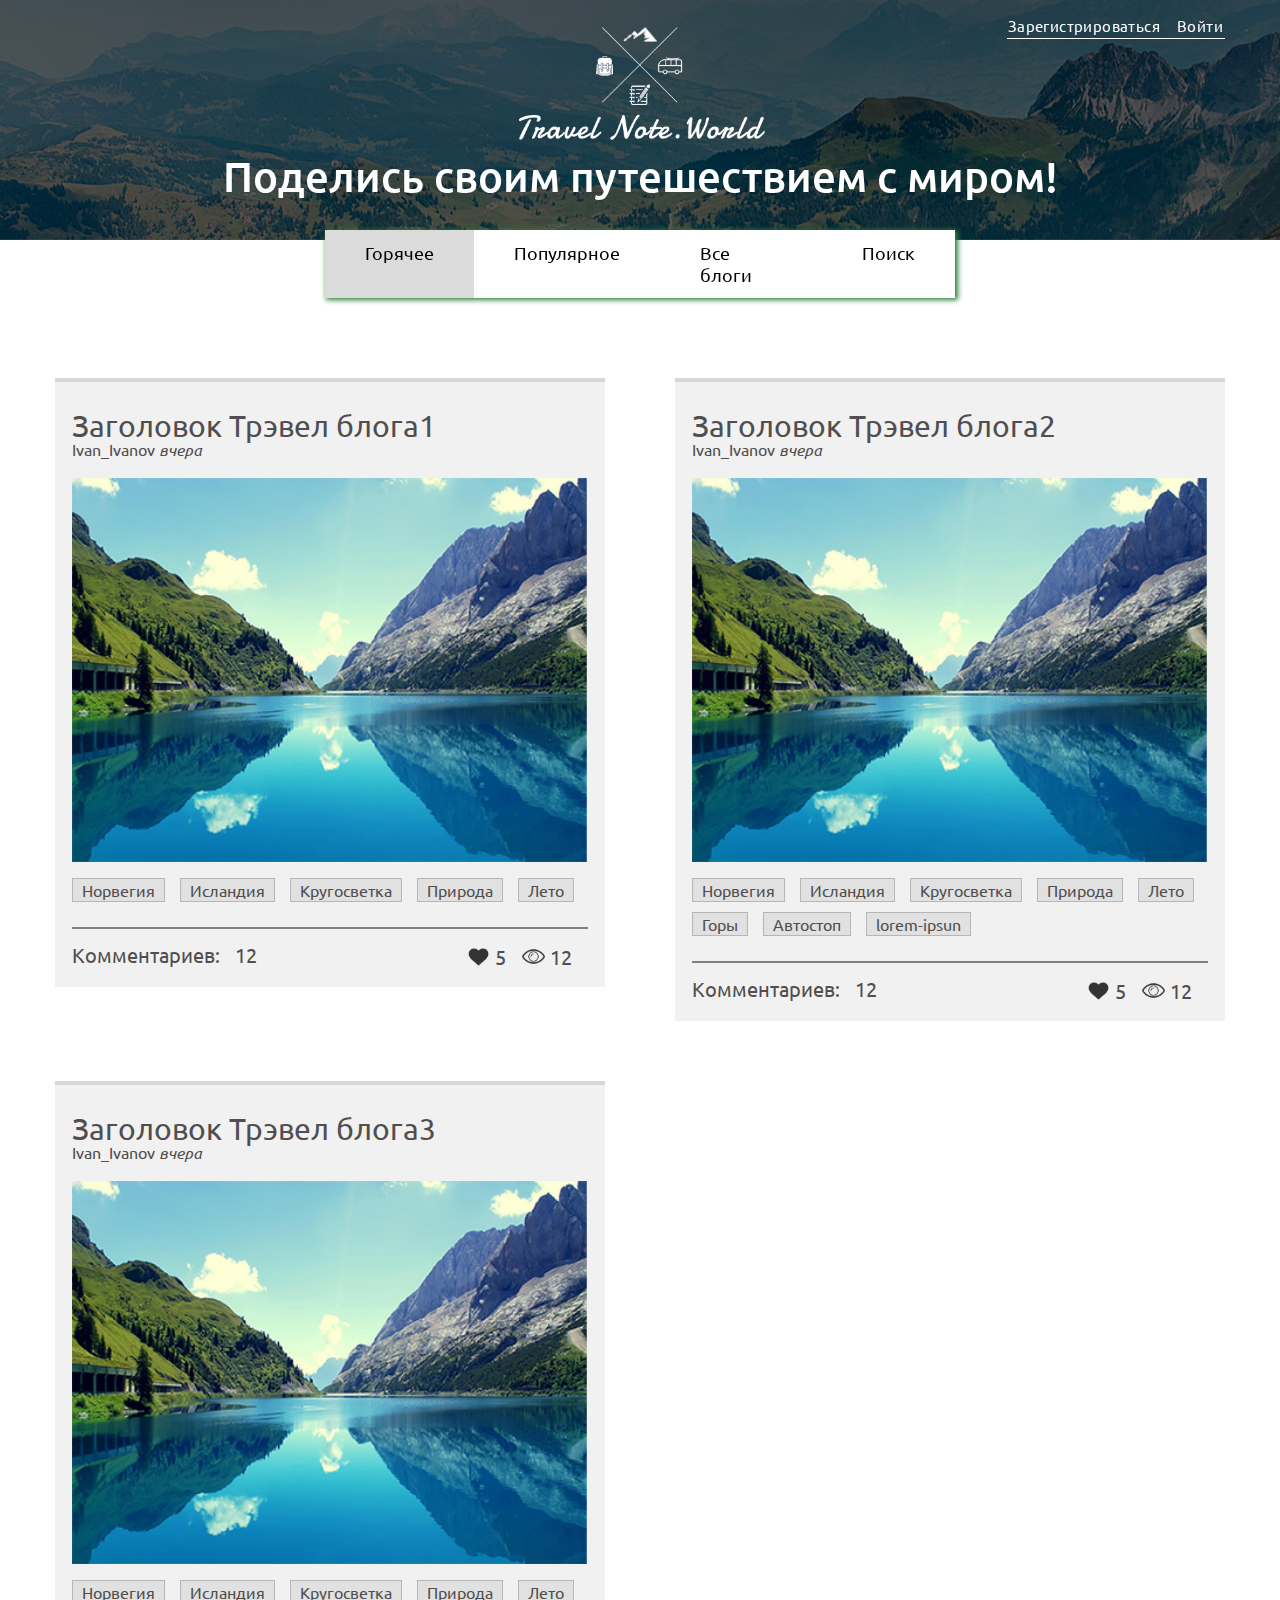
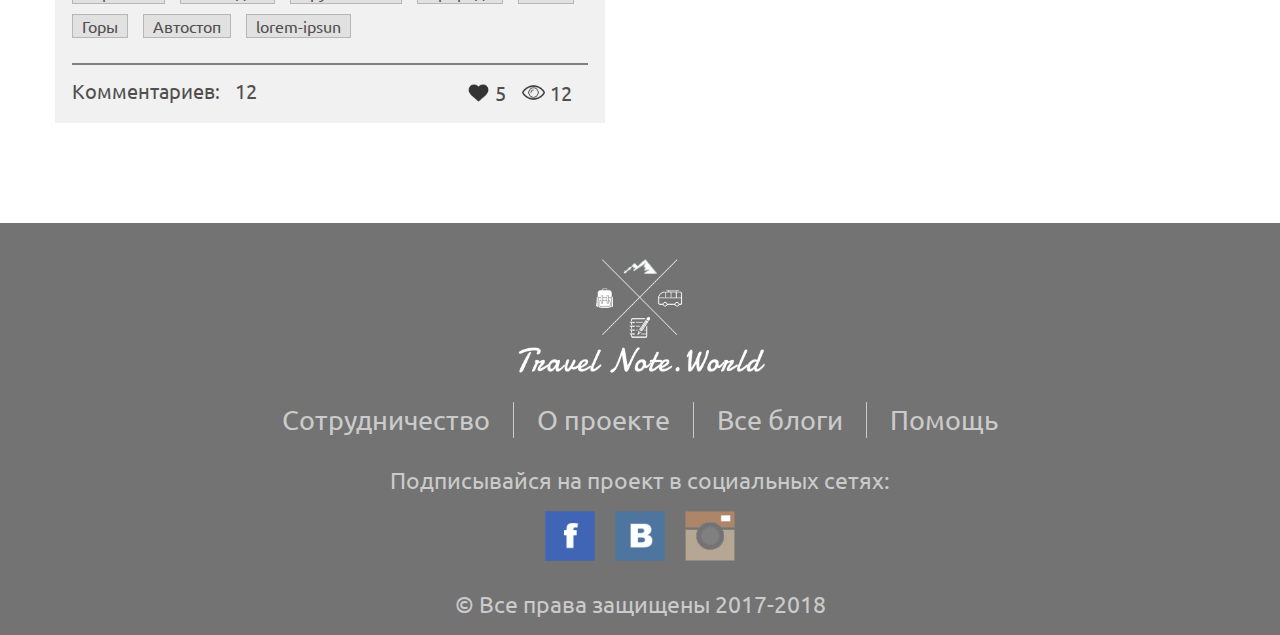
<file: index.html>
<!DOCTYPE html>
<!--[if IE 8]>         <html class='lt-ie10 lt-ie9' lang='ru'> <![endif]-->
<!--[if IE 9]>         <html class='lt-ie10' lang='ru'> <![endif]-->
<!--[if gt IE 9]><!--> <html lang='ru'> <!--<![endif]-->

<head>
    <meta charset='utf-8'>
    <title>TravelNOTE - Поделись своим путешествием с миром!</title>

    <link rel='icon' href='img/favicon.ico' type='image/x-icon'>
        <meta name="viewport" content="width=device-width, height=device-height, initial-scale=1.0, user-scalable=no, maximum-scale=1.0"/>
    <meta name="format-detection" content="telephone=no">
    <meta name="Keywords" content="путешествие">
    <meta name="description" content="TravelNOTE - Поделись своим путешествием с миром!">
    <link rel='stylesheet' href='css/reset.css' type='text/css'>
    <link rel='stylesheet' href='css/main.css' type='text/css'>
    <link rel='stylesheet' href='css/media.css' type='text/css'>
</head>
<body>

<header>
    <div class="width-wrap">
        <div class="header-nav">
            <div class="login">
                <a href="" class="registry">Зарегистрироваться</a>
                <a href="" class="login-in">Войти</a>
            </div>
        </div>
    </div>
</header>

<section id="main-page-header" data-parallax="scroll" data-z-index="1">
<div class="main-overlay"></div>
    <div class="width-wrap">
        <div class="header-descr">
            <img src="img/logo.png" class="logo" alt="Логотип">
            <h1>Поделись своим путешествием с миром!</h1>
        </div>
    </div>  
</section>
<div class="width-wrap">
    <div class="main-nav-bar">
        <ul>
            <li>Горячее</li>
            <li>Популярное</li>
            <li>Все блоги</li>
            <li>Поиск</li>
        </ul>

    </div>
</div>


<section id="blog">
<div class="width-wrap">
    <div class="blog-box">

        <div class="blog-item">
            <div class="blog-container">
            <a href="blog-tpl.html">
                <div class="blog-header">
                    <h3 class="user-header-blog" >Заголовок Трэвел блога1</h3>
                <a href="private-tpl.html"><span class="user-name">Ivan_Ivanov</span></a>   <i class="blog-date">вчера</i>
                </div>
                <img src="img/blog-mini-img.png" alt="Фото Блога" class="blog-img">
                <div class="blog-tags">
                    <div class="tag">Норвегия</div>
                    <div class="tag">Исландия</div>
                    <div class="tag">Кругосветка</div>
                    <div class="tag">Природа</div>
                    <div class="tag">Лето</div>

                </div>
                <div class="blog-descr">
                    <div class="blog-comment">
                       Комментариев: &nbsp <i class="comment-number">12</i> 
                    </div>
                    <div class="blog-prop">
                        <div class="blog-like"><img src="img/like.png" alt="Количество лайков"> <i class="like-number">5</i></div>
                        <div class="blog-view"><img src="img/view.png" alt="Количество просмотров"> <i class="view-number">12</i></div>
                    </div>
                </div>
                </a>
            </div>
        </div>

        <div class="blog-item">
            <div class="blog-container">
              <a href="blog-tpl.html">
                <div class="blog-header">
                    <h3 class="user-header-blog" >Заголовок Трэвел блога2</h3>
             <a href="private-tpl.html"><span class="user-name">Ivan_Ivanov</span></a>   <i class="blog-date">вчера</i>
                </div>
                <img src="img/blog-mini-img.png" alt="Фото Блога" class="blog-img">
                <div class="blog-tags">
                    <div class="tag">Норвегия</div>
                    <div class="tag">Исландия</div>
                    <div class="tag">Кругосветка</div>
                    <div class="tag">Природа</div>
                    <div class="tag">Лето</div>
                    <div class="tag">Горы</div>
                    <div class="tag">Автостоп</div>
                    <div class="tag">lorem-ipsun</div>
                </div>
                <div class="blog-descr">
                    <div class="blog-comment">
                       Комментариев: &nbsp <i class="comment-number">12</i> 
                    </div>
                    <div class="blog-prop">
                        <div class="blog-like"><img src="img/like.png" alt="Количество лайков"> <i class="like-number">5</i></div>
                        <div class="blog-view"><img src="img/view.png" alt="Количество просмотров"> <i class="view-number">12</i></div>
                    </div>
                </div>
                </a>
            </div>
        </div>

        <div class="blog-item">
            <div class="blog-container">
              <a href="blog-tpl.html">
                <div class="blog-header">
                    <h3 class="user-header-blog" >Заголовок Трэвел блога3</h3>
                  <a href="private-tpl.html"><span class="user-name">Ivan_Ivanov</span></a>   <i class="blog-date">вчера</i>
                </div>
                <img src="img/blog-mini-img.png" alt="Фото Блога" class="blog-img">
                <div class="blog-tags">
                    <div class="tag">Норвегия</div>
                    <div class="tag">Исландия</div>
                    <div class="tag">Кругосветка</div>
                    <div class="tag">Природа</div>
                    <div class="tag">Лето</div>
                    <div class="tag">Горы</div>
                    <div class="tag">Автостоп</div>
                    <div class="tag">lorem-ipsun</div>
                </div>
                <div class="blog-descr">
                    <div class="blog-comment">
                       Комментариев: &nbsp <i class="comment-number">12</i> 
                    </div>
                    <div class="blog-prop">
                        <div class="blog-like"><img src="img/like.png" alt="Количество лайков"> <i class="like-number">5</i></div>
                        <div class="blog-view"><img src="img/view.png" alt="Количество просмотров"> <i class="view-number">12</i></div>
                    </div>
                </div>
                 </a>
            </div>
        </div>

    </div>
</div>
    

</section>


<footer>
<div class="width-wrap">
    <div class="footer-block">
            <img src="img/logo.png" class="logo" alt="Логотип">
            <div class="footer-nav-bar">
                <ul>
                    <li><a href="">Сотрудничество</a></li>
                    <li><a href="">О проекте</a></li>
                    <li><a href="">Все блоги</a></li>
                    <li><a href="">Помощь</a></li>
                </ul>
            </div>
            <span>Подписывайся на проект в социальных сетях:</span>
            <div class="footer-social">
                
                    <a href=""><img src="img/soc-icon-1.png" alt="social"></a>
                    <a href=""><img src="img/soc-icon-2.png" alt="social"></a>
                    <a href=""><img src="img/soc-icon-3.png" alt="social"></a>

            </div>

            <span>&copy Все права защищены 2017-2018</span>

    </div>

</div>    


</footer>


<div id="modal-login"><!-- Сaмo oкнo -->
    <div class="modal-login-box">
        <div class="modal-login-img">
            <div class="modal-login-img-overlay">
                <h2>TravelNote</h2>
            <p>Расскажи о своём путешествии!</p> 
            </div>
           
        </div>
        <div class="modal-login-block">
            <div class="modal-login-header">
            
                <div class="modal-reg">
                    Зарегистрироваться
                </div>
                <div class="modal-log">
                    Войти
                </div>
                
            </div>
            <div class="modal-login-login">
            <form action="">
                <input type="text" placeholder="E-mail">
                <input type="text" placeholder="Password">
                <button>Войти</button>
           
                <span>Забыли пароль?</span>

                <div class="login-soc">
                    <h3>Войдите через:</h3>
                    <div class="login-social">
                        <a href=""><img src="img/soc-icon-1.png" alt="social"></a>
                        <a href=""><img src="img/soc-icon-2.png" alt="social"></a>
                        <a href=""><img src="img/soc-icon-3.png" alt="social"></a>

                     </div>
                </div>
            </form>
            </div>

            <div class="modal-login-reg">
            <form action="">
                <input type="text" placeholder="Имя">
                <input type="text" placeholder="E-mail">
                <input type="text" placeholder="Password">
                <button>Зарегистрироваться</button>
            </form>
            </div>

        </div>
       
    
         <!-- Кнoпкa зaкрыть --> 
        <!-- Тут любoе сoдержимoе -->

    </div>    
</div>
<div id="overlay"></div><!-- Пoдлoжкa -->







<script type='text/javascript' src='js/jquery-2.2.4.min.js'></script>
<script type='text/javascript' src='js/jquery.cookie.js'></script>
<script type='text/javascript' src='js/main.js'></script>

<script src="js/parallax.min.js"></script>


</body>


</html>
</file>
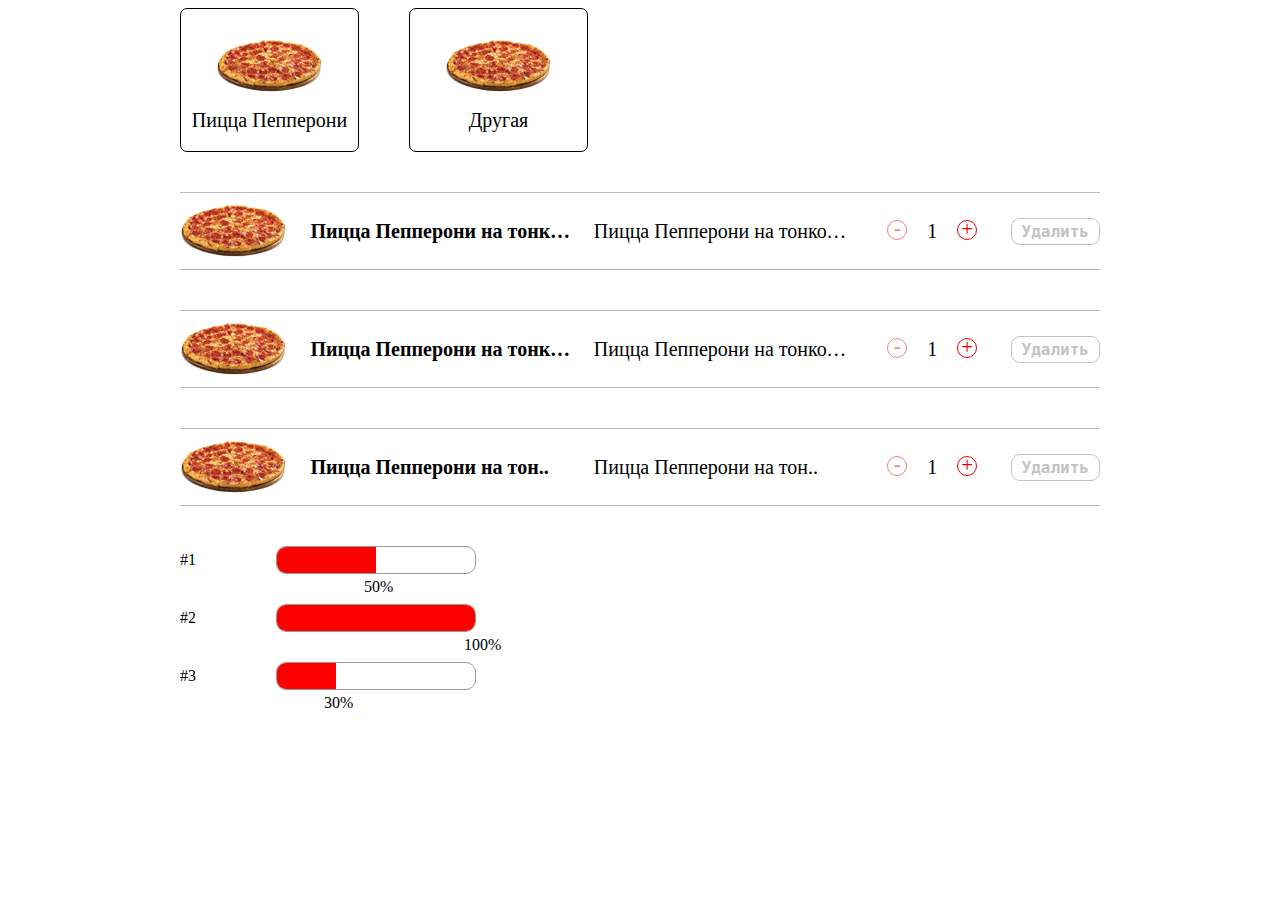
<file: test-task/index.html>
<!DOCTYPE html>
<html lang="en">
<head>
	<meta charset="UTF-8">
	<title>Тестовое задание</title>

    <meta name="description" content="Вариант тестового задания | Артём Иванов">
    <meta name="keywords" content=" ">
    <meta name="viewport" content="width=device-width, initial-scale=1.0, maximum-scale=1.0, user-scalable=no">
    <meta name="format-detection" content="telephone=no">
    <meta name="viewport" content="width=device-width">
	     <link rel='stylesheet' href='main.css' type='text/css'>
	     <link rel='stylesheet' href='media.css' type='text/css'>
</head>
<body>
	
	<section id="main">
		<div class="add-one flex">
			<div class="add-item" title="добавить к заказу">
				<img src="pizza.png" alt="">
				<p>Пицца Пепперони</p>
			</div>
			<div class="add-item" title="добавить к заказу" >
				<img src="pizza.png"alt="">
				<p>Другая</p>
			</div>
		</div>
		
		<div class="basket">
			<div class="item flex">
				<img src="pizza.png" alt="">
				<div class="item-name">Пицца Пепперони на тонком тесте</div>
				<div class="item-descr">Пицца Пепперони на тонком тесте</div>
				<div class="count flex">
					<div class="dec disable">-</div>
					<div class="num">1</div>
					<div class="inc">+</div>
				</div>

				<div class="btn">Удалить</div>
			</div>
		</div>
		<div class="basket">
			<div class="item flex">
				<img src="pizza.png" alt="">
				<div class="item-name">Пицца Пепперони на тонком тесте</div>
				<div class="item-descr">Пицца Пепперони на тонком тесте</div>
				<div class="count flex">
					<div class="dec disable">-</div>
					<div class="num">1</div>
					<div class="inc">+</div>
				</div>

				<div class="btn">Удалить</div>
			</div>
		</div>		<div class="basket">
			<div class="item flex">
				<img src="pizza.png" alt="">
				<div class="item-name">Пицца Пепперони на тон..</div>
				<div class="item-descr">Пицца Пепперони на тон..</div>
				<div class="count flex">
					<div class="dec disable">-</div>
					<div class="num">1</div>
					<div class="inc">+</div>
				</div>

				<div class="btn">Удалить</div>
			</div>
		</div>
	<div class="flex progress-box"><span>#1 </span>
		<div class="progress-item">
			<div class="progress-bar" data-progress="50">
				<div class="progress-in">
				</div>
			</div>
			<span class="progress-procent">0</span>
		</div>
	</div>
		<div class="flex progress-box"><span>#2 </span>
		<div class="progress-item">
			<div class="progress-bar" data-progress="100">
				<div class="progress-in">
				</div>
			</div>
			<span class="progress-procent">0</span>
		</div>
	</div>
		<div class="flex progress-box"><span>#3 </span>
		<div class="progress-item">
			<div class="progress-bar" data-progress="30">
				<div class="progress-in">
				</div>
			</div>
			<span class="progress-procent">0</span>
		</div>
	</div>


	</section>


<script type='text/javascript' src='main.js'></script>
</body>
</html>
</file>
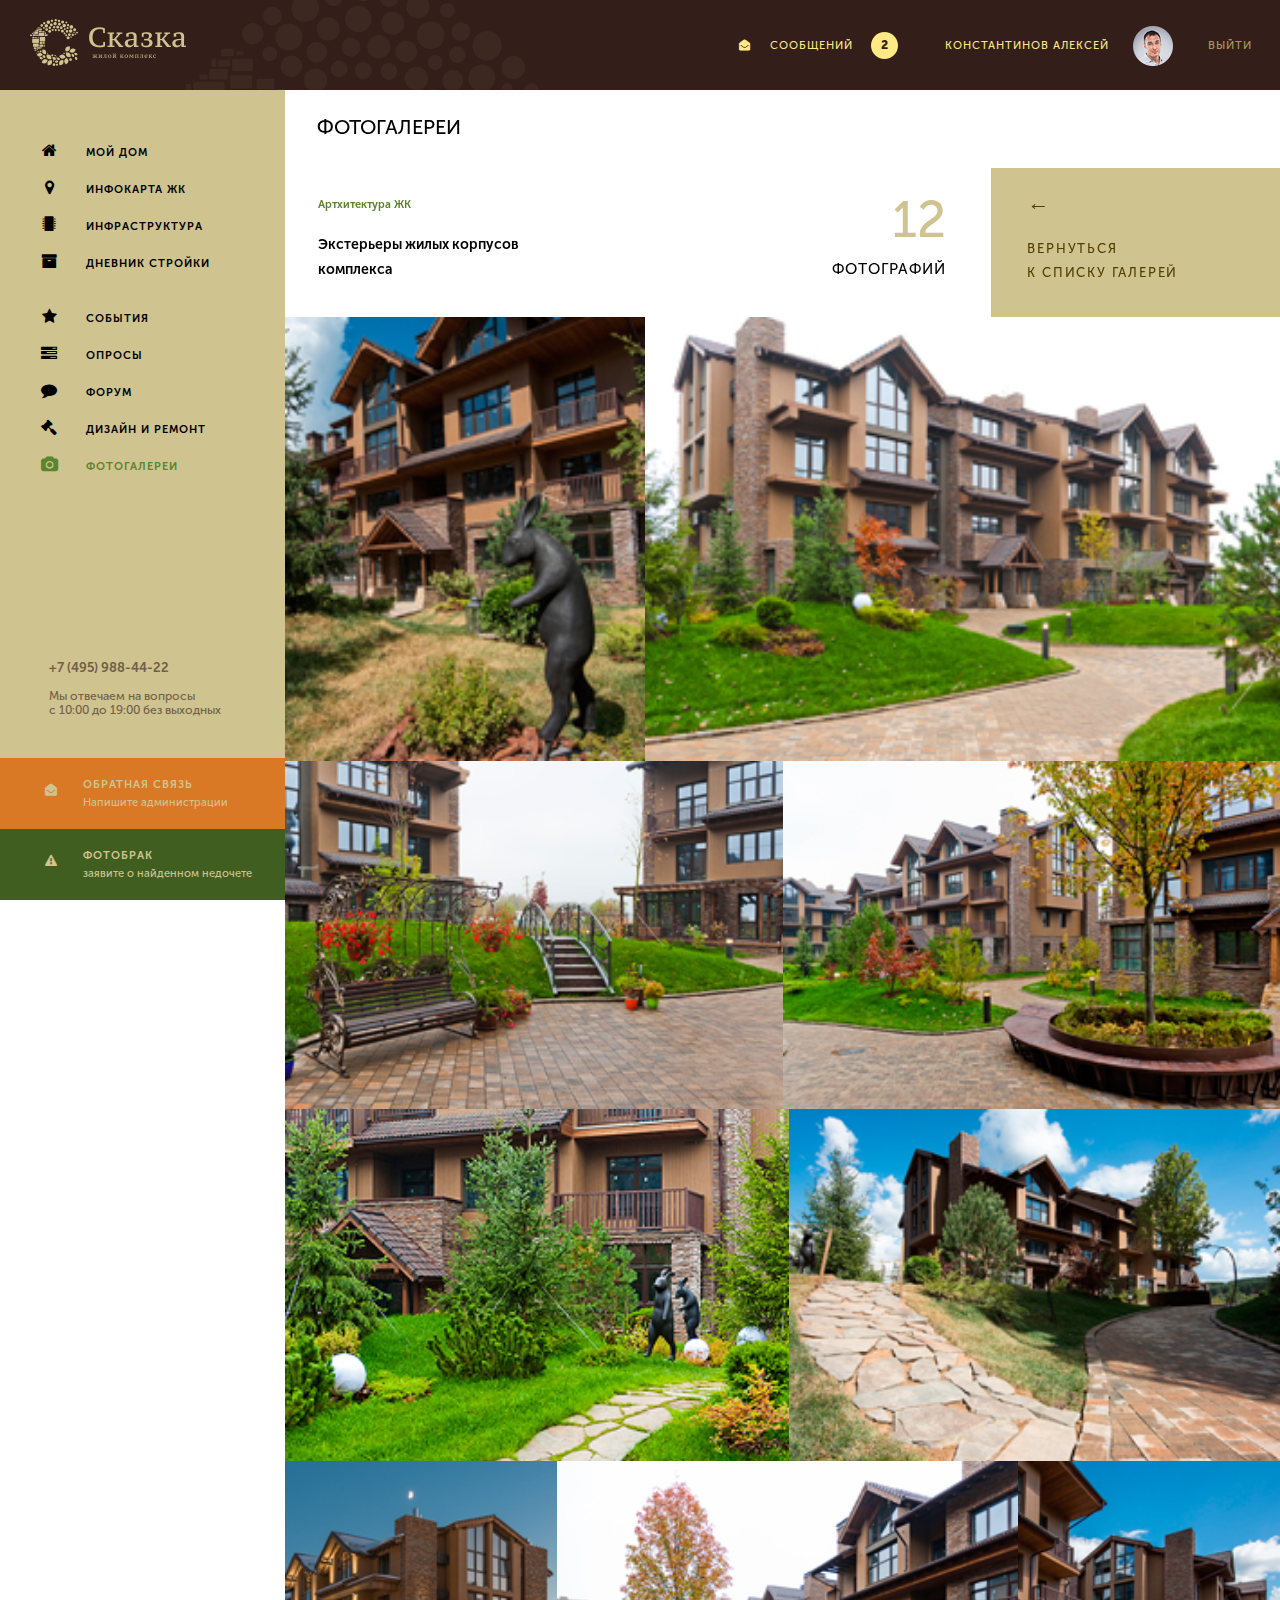
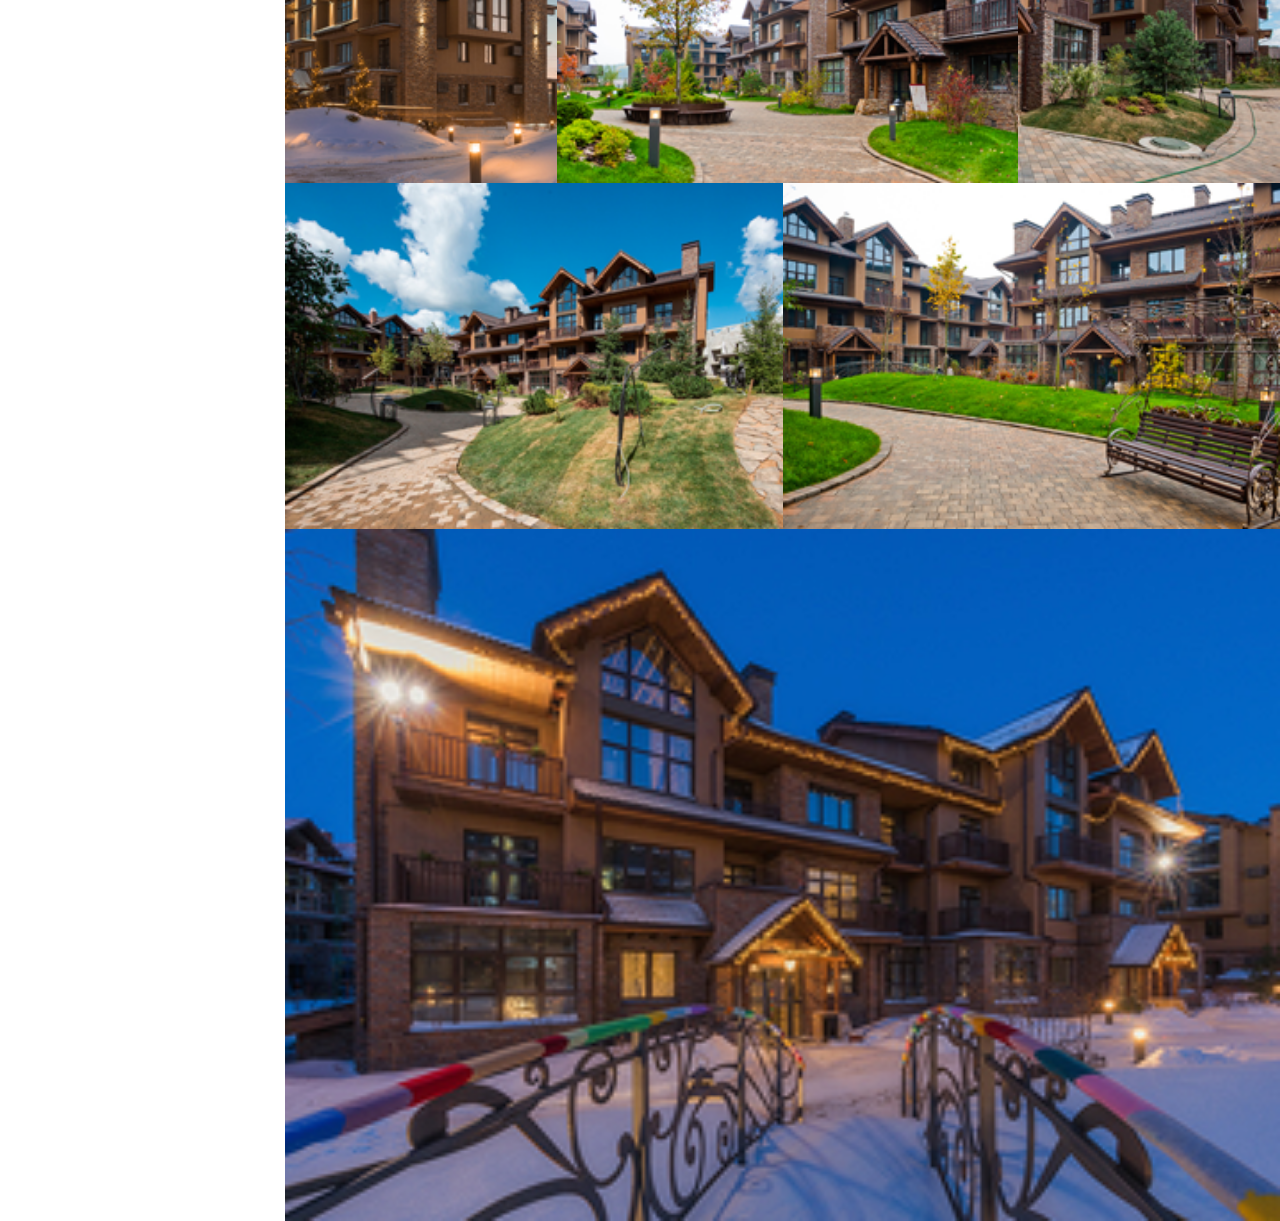
<file: test-tesk2/index.html>
<!DOCTYPE html>
<html lang="en">
<head>
	<meta charset="UTF-8">
	<title>Тестовое задание</title>

    <meta name="description" content="Вариант тестового задания | Артём Иванов">
    <meta name="keywords" content=" ">
    <!-- <link rel='icon' href='img/favicon.png' type='image/x-icon'> -->
    <meta name="viewport" content="width=device-width, initial-scale=1.0, maximum-scale=1.0, user-scalable=no">
    <meta name="format-detection" content="telephone=no">
    <meta name="viewport" content="width=device-width">
	     <link rel='stylesheet' href='css\main.css' type='text/css'>
	     <link rel='stylesheet' href='css\media.css' type='text/css'>
	     <link rel='stylesheet' href='libs\font-awesome\css\font-awesome.min.css' type='text/css'>
	     <link rel='stylesheet' href='libs\justifiedGallery.min.css' type='text/css'>
</head>
<body>
	<header>
		<div class="flex">
			<a hreомой"><img src="img/img-1.png" alt="logo"></a>
			<img src="img/thing1.png" class="thing" alt="">
			<div class="header-descr flex">
				<div class="mail-box flex"><i class="fa fa-envelope-open" aria-hidden="true"></i> cообщений <div class="count">2</div></div>
				<div class="user-name flex">Константинов алексей <a href="" title="Константинов Алексей"><img src="img/img-2.png" alt=""></a></div>
				<a href="" class="quit">выйти</a>
			</div>
		</div>
	</header>
	<section class="flex" id="main">
		<div class="left-block flex">
			<div class="nav">
				<a href="Вернуться на главную страницу" title="Вернуться на главную страницу"><i class="fa fa-home" aria-hidden="true"></i> мой дом</a>
				<a href="Инфокарта жк" title="Инфокарта жк"><i class="fa fa-map-marker" aria-hidden="true"></i> инфокарта жк</a>
				<a href="Инфраструктура" title="Инфраструктура"><i class="fa fa-microchip" aria-hidden="true"></i> инфраструктура</a>
				<a href="Дневник стройки" title="Дневник стройки"><i class="fa fa-archive" aria-hidden="true"></i> дневник стройки</a>
				<a href="События" title="События"><i class="fa fa-star" aria-hidden="true"></i> события</a>
				<a href="Опросы" title="Опросы"><i class="fa fa-tasks" aria-hidden="true"></i> опросы</a>
				<a href="Форум" title="Форум"><i class="fa fa-comment" aria-hidden="true"></i> форум</a>
				<a href="Дизайн и ремонт" title="Дизайн и ремонт"><i class="fa fa-legal" aria-hidden="true"></i> дизайн и ремонт</a>
				<a href="Фотогалереи" title="Фотогалереи" class="active"><i class="fa fa-camera" aria-hidden="true"></i> фотогалереи</a>
			</div>
			<div class="footer">
				<p><strong>+7 (495) 988-44-22</strong>
				Мы отвечаем на вопросы
с 10:00 до 19:00 без выходных</p>
				<a href="" class="footer-btn callback flex"><i class="fa fa-envelope-open" aria-hidden="true"></i> <span><strong>обратная связь</strong>Напишите администрации</span></a>
				<a href="" class="footer-btn flex"><i class="fa fa-warning" aria-hidden="true"></i> <span><strong>фотобрак</strong>заявите о найденном недочете</span></a>	
			</div>
		</div>
		<div class="content-block">
			<h1>Фотогалереи</h1>
			<div class="gallery-header flex">
				<div class="gallery-info flex">
					<p><span>Артхитектура ЖК</span>
						Экстерьеры жилых корпусов
						комплекса
					</p>
					<div class="photo-num">
						<div class="photo-count">25</div>
						Фотографий
					</div>
				</div>
				<a href="/" class="gallery-back" title="к списку галерей"><strong>&#8592;</strong>
					Вернуться
					к списку галерей
				</a>
			</div>
			<div class="gallery" id="mygallery">
			 <a href="img/img-3.png">
			  	 <img src="img/img-3.png"/>
			  </a>
			 <a href="img/img-4.png">
			  	 <img src="img/img-4.png"/>
			  </a>
			 <a href="img/img-5.png">
			  	 <img src="img/img-5.png"/>
			  </a>
			 <a href="img/img-6.png">
			  	 <img src="img/img-6.png"/>
			  </a>
			 <a href="img/img-7.png">
			  	 <img src="img/img-7.png"/>
			  </a>
			 <a href="img/img-8.png">
			  	 <img src="img/img-8.png"/>
			  </a>
			 <a href="img/img-9.png">
			  	 <img src="img/img-9.png"/>
			  </a>
			 <a href="img/img-10.png">
			  	 <img src="img/img-10.png"/>
			  </a>
			 <a href="img/img-11.png">
			  	 <img src="img/img-11.png"/>
			  </a>
			 <a href="img/img-12.png">
			  	 <img src="img/img-12.png"/>
			  </a>
			 <a href="img/img-13.png">
			  	 <img src="img/img-13.png"/>
			  </a>
			 <a href="img/img-14.png">
			  	 <img src="img/img-14.png"/>
			  </a>
			</div>
		</div>
	</section>

<div id="popup">
	<div class="popup-wrap flex">
		<div class="popup-img"> 
			<img src="img/img-14.png"/></div>
		<div class="popup-info flex">
			<div class="popup-set flex">
				<div class="arrow-left arrow">&larr;</div>
				<div class="arrow-right arrow">&rarr;</div>
			</div>
			<div class="photo-number">
				<strong>02</strong>
				ИЗ <span>47</span>
			</div>
		</div>
		<div class="popup-close">&times;</div>
	</div>
</div>
<script type='text/javascript' src='js/jquery-2.2.4.min.js'></script>	
<script type='text/javascript' src='libs/jquery.justifiedGallery.js'></script>	
<script type='text/javascript' src='js/main.js'></script>	
<script>
	$('#mygallery').justifiedGallery({
    rowHeight : 300,
    lastRow : 'justify',
    margins : 0
});
</script>
</body>
</html>
</file>
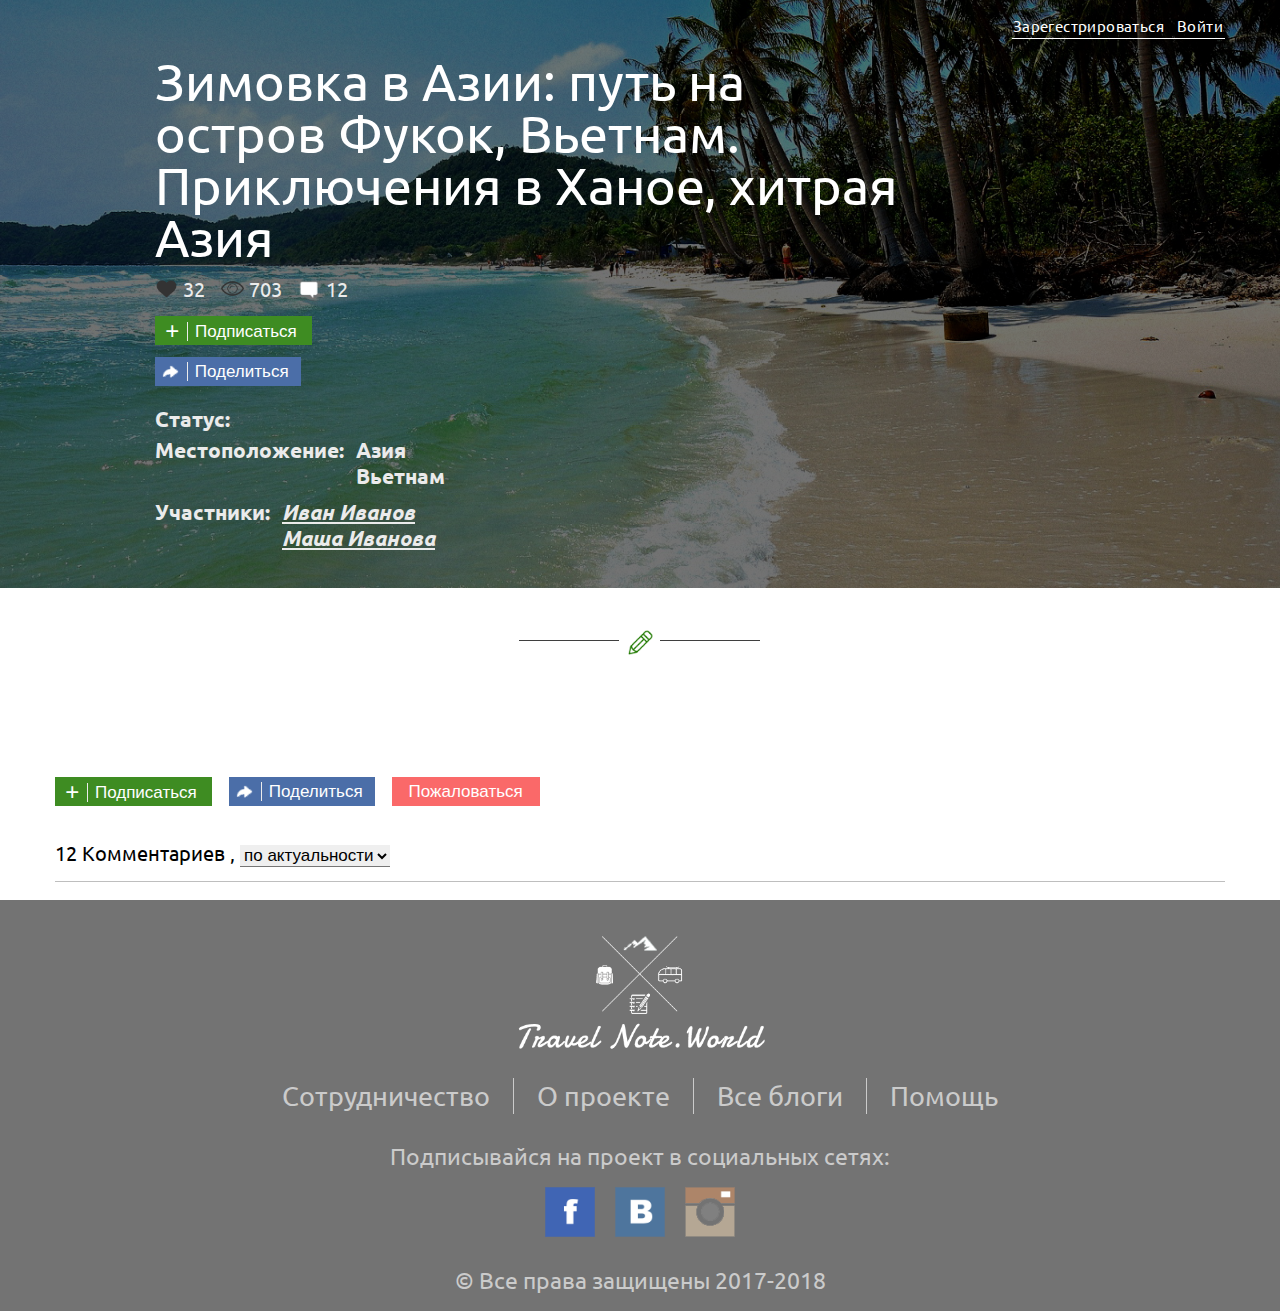
<file: blog-tpl.html>
<!DOCTYPE html>
<!--[if IE 8]>         <html class='lt-ie10 lt-ie9' lang='ru'> <![endif]-->
<!--[if IE 9]>         <html class='lt-ie10' lang='ru'> <![endif]-->
<!--[if gt IE 9]><!--> <html lang='ru'> <!--<![endif]-->

<head>
    <meta charset='utf-8'>
    <title>TravelNOTE - Поделись своим путешествием с миром!</title>

    <link rel='icon' href='img/favicon.ico' type='image/x-icon'>
        <meta name="viewport" content="width=device-width, height=device-height, initial-scale=1.0, user-scalable=no, maximum-scale=1.0"/>
    <meta name="format-detection" content="telephone=no">
    <meta name="Keywords" content="путешествие">
    <meta name="description" content="TravelNOTE - Поделись своим путешествием с миром!">
    <link rel='stylesheet' href='css/reset.css' type='text/css'>
    <link rel='stylesheet' href='css/main.css' type='text/css'>
    <link rel='stylesheet' href='css/media.css' type='text/css'>
</head>
<body>

<header>
    <div class="width-wrap">
        <div class="header-nav">
            <div class="login">
                <a href="" class="registry">Зарегестрироваться</a><a href="" class="login-in">Войти</a>
            </div>
        </div>
    </div>
</header>

<section id="blog-page">
    <div class="blog-img">
        <img src="img/travel.jpg" alt="Travel image">
    </div>
    <div class="dark-overlay"></div> 
    <div class="width-wrap blog-page-descr">       
        <div class="blog-info">
            <div class="blog-name">Зимовка в Азии: путь на остров Фукок, Вьетнам. Приключения в Ханое, хитрая Азия</div>
            
            <div class="blog-prop">
                <div class="blog-like"><img src="img/like.png" alt="Количество лайков"> <i class="like-number">32</i></div>
                <div class="blog-view"><img src="img/view.png" alt="Количество просмотров"> <i class="view-number">703</i></div>
                <div class="blog-comments"><img src="img/comments.png" alt="Количество просмотров"> <i class="comment-number">12</i>
               </div>
                </div>
                <button class="subscribe blog-subs"><li>+</li> Подписаться</button>
                <button class="share blog-share"><li><img src="img/share.png" alt="share"></li> Поделиться</button>
         
            <div class="blog-status">
                Статус: <div class="status"></div>
            </div>
            <div class="blog-location">
                <div class="blog-location-descr">
                    Местоположение:
                </div>
                
                    <div class="location-count"> 
                    <span class="location-add">Азия</span>
                    <span class="location-add">Вьетнам</span>
                    </div>
                  
            </div>
            <div class="blog-members">
            <div class="blog-members-descr">
                Участники:
            </div>
                <div class="members-count">
                      <a href="private-tpl.html" class="members">Иван Иванов</a>
                    <a href="private-tpl.html" class="members">Маша Иванова</a>
                </div>
                  
            </div>
            
        </div>
    </div>
</section>
<section id="travel-blog">
    <div class="width-wrap">
        <div class="travel-blog">
            <div class="user-blog-header-img">
                <img src="img/pencil.png" alt="icon">
            </div>
            <br>
            <br>
            <br>
            <br>
            <br>
            <br>


        </div>
    </div>

</section>



<section id="comments">
    <div class="width-wrap">
        <div class="comment-button">
            <button class="subscribe blog-subs"><li>+</li> Подписаться</button>
            <button class="share blog-share"><li><img src="img/share.png" alt="share"></li> Поделиться</button>
            <button class="complain">Пожаловаться</button>      
        </div>        
        
        <div class="comment-box">
            <i class="comment-number">12</i> <span class="comment-word">Комментариев</span> , 
            <select name="comment-select" id="">
                <option value="">по актуальности</option>
                <option value="">по рейтингу</option>
                <option value="">по времени</option>
            </select> 
           
              
        </div>


        <div class="comments-block">
            <div class="comments-item">
                
            </div>
        </div>

    </div>    
</section>



<footer>
<div class="width-wrap">
    <div class="footer-block">
            <img src="img/logo.png" class="logo" alt="Логотип">
            <div class="footer-nav-bar">
                <ul>
                    <li><a href="">Сотрудничество</a></li>
                    <li><a href="">О проекте</a></li>
                    <li><a href="">Все блоги</a></li>
                    <li><a href="">Помощь</a></li>
                </ul>
            </div>
            <span>Подписывайся на проект в социальных сетях:</span>
            <div class="footer-social">
                
                    <a href=""><img src="img/soc-icon-1.png" alt="social"></a>
                    <a href=""><img src="img/soc-icon-2.png" alt="social"></a>
                    <a href=""><img src="img/soc-icon-3.png" alt="social"></a>

            </div>

            <span>&copy Все права защищены 2017-2018</span>

    </div>

</div>    


</footer>







<script type='text/javascript' src='js/jquery-2.2.4.min.js'></script>
<script type='text/javascript' src='js/jquery.cookie.js'></script>
<script type='text/javascript' src='js/main.js'></script>

<script src="js/parallax.min.js"></script>


</body>


</html>
</file>
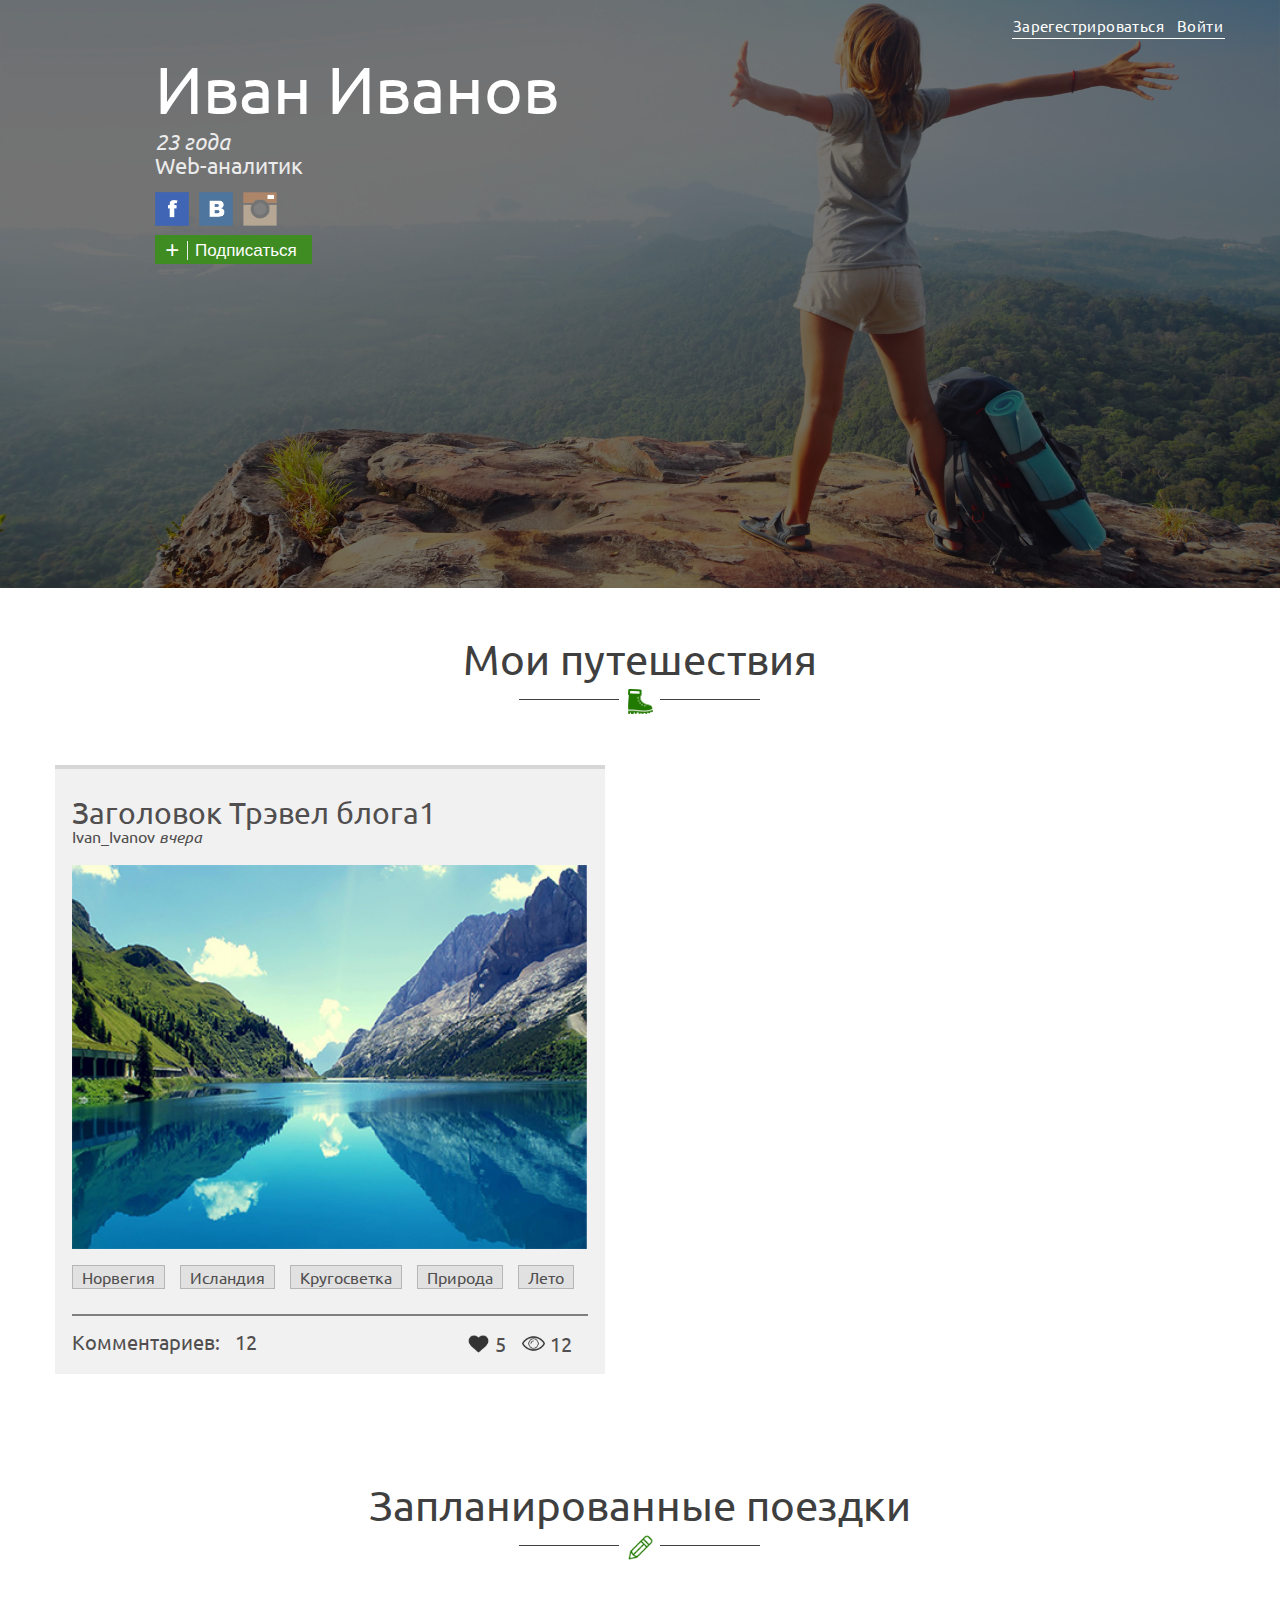
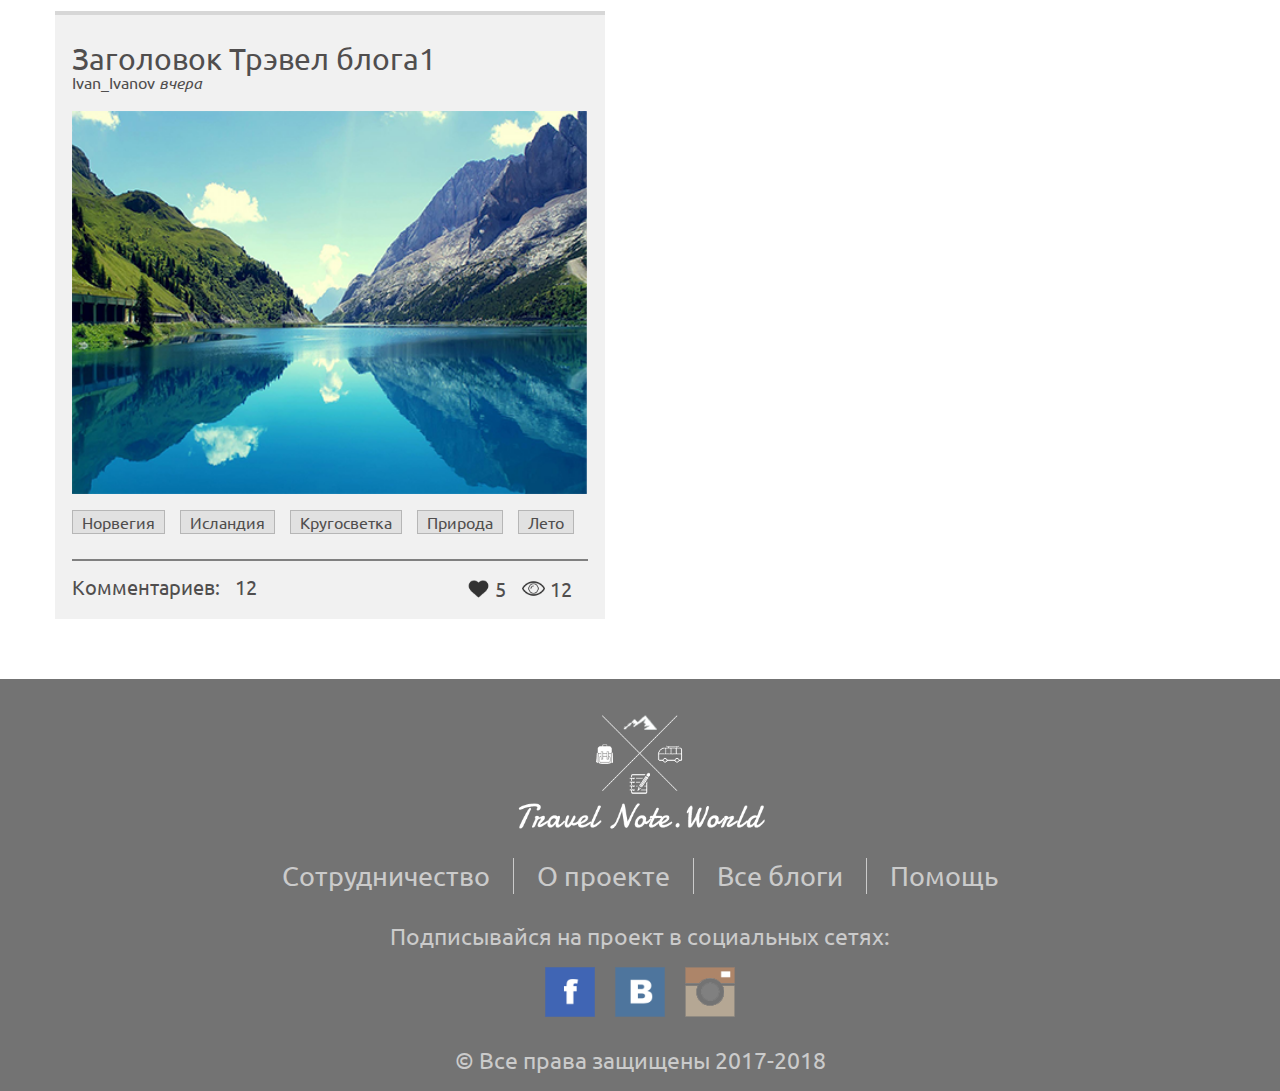
<file: private-tpl.html>
<!DOCTYPE html>
<!--[if IE 8]>         <html class='lt-ie10 lt-ie9' lang='ru'> <![endif]-->
<!--[if IE 9]>         <html class='lt-ie10' lang='ru'> <![endif]-->
<!--[if gt IE 9]><!--> <html lang='ru'> <!--<![endif]-->

<head>
    <meta charset='utf-8'>
    <title>TravelNOTE - Поделись своим путешествием с миром!</title>

    <link rel='icon' href='img/favicon.ico' type='image/x-icon'>
        <meta name="viewport" content="width=device-width, height=device-height, initial-scale=1.0, user-scalable=no, maximum-scale=1.0"/>
    <meta name="format-detection" content="telephone=no">
    <meta name="Keywords" content="путешествие">
    <meta name="description" content="TravelNOTE - Поделись своим путешествием с миром!">
    <link rel='stylesheet' href='css/reset.css' type='text/css'>
    <link rel='stylesheet' href='css/main.css' type='text/css'>
    <link rel='stylesheet' href='css/media.css' type='text/css'>
</head>
<body>

<header>
    <div class="width-wrap">
        <div class="header-nav">
            <div class="login">
                <a href="" class="registry">Зарегестрироваться</a><a href="" class="login-in">Войти</a>
            </div>
        </div>
    </div>
</header>

<section id="user-page">
    <div class="user-img">
        <img src="img/photo1.jpg" alt="User image">
    </div>
    <div class="dark-overlay"></div> 
    <div class="width-wrap user-page-descr">       
        <div class="user-info">
            <div class="user-name">Иван Иванов</div>
            <div class="user-age">23 </div><i class="age-def"> года</i>
            <div class="user-prof">Web-аналитик</div>
            <div class="user-soc-net">
                <div class="user-soc-item"><a href=""><img src="img/soc-icon-1.png" alt="social icon"></a></div>
                <div class="user-soc-item"><a href=""><img src="img/soc-icon-2.png" alt="social icon"></a></div>
                <div class="user-soc-item"><a href=""><img src="img/soc-icon-3.png" alt="social icon"></a></div>
            </div>
            <button class="subscribe user-subs"><li>+</li> Подписаться</button>          
        </div>
    </div>
</section>

<section id="user-travels">
    <div class="width-wrap">
        <div class="user-blog-header">
            <h3>Мои путешествия</h3>
            <div class="user-blog-header-img">
             <img src="img/foot.png" alt="icon">
            </div>
        </div>

        <div class="blog-box">
            <div class="blog-item">
                <div class="blog-container">
                    <div class="blog-header">
                        <h3 class="user-header-blog" >Заголовок Трэвел блога1</h3>
                        <span class="user-name">Ivan_Ivanov</span> <i class="blog-date">вчера</i>
                    </div>
                    <img src="img/blog-mini-img.png" alt="Фото Блога" class="blog-img">
                    <div class="blog-tags">
                        <div class="tag">Норвегия</div>
                        <div class="tag">Исландия</div>
                        <div class="tag">Кругосветка</div>
                        <div class="tag">Природа</div>
                        <div class="tag">Лето</div>

                    </div>
                    <div class="blog-descr">
                        <div class="blog-comment">
                           Комментариев: &nbsp <i class="comment-number">12</i> 
                        </div>
                        <div class="blog-prop">
                            <div class="blog-like"><img src="img/like.png" alt="Количество лайков"> <i class="like-number">5</i></div>
                            <div class="blog-view"><img src="img/view.png" alt="Количество просмотров"> <i class="view-number">12</i></div>
                        </div>
                    </div>
                </div>
            </div>
        </div>
    </div>
</section>
<section id="user-travels-future">
    <div class="width-wrap">
        <div class="user-blog-header">
            <h3>Запланированные поездки</h3>
            <div class="user-blog-header-img">
                <img src="img/pencil.png" alt="icon">
            </div>
        </div>
      
        <div class="blog-box">
            <div class="blog-item">
                <div class="blog-container">
                    <div class="blog-header">
                        <h3 class="user-header-blog" >Заголовок Трэвел блога1</h3>
                        <span class="user-name">Ivan_Ivanov</span> <i class="blog-date">вчера</i>
                    </div>
                    <img src="img/blog-mini-img.png" alt="Фото Блога" class="blog-img">
                    <div class="blog-tags">
                        <div class="tag">Норвегия</div>
                        <div class="tag">Исландия</div>
                        <div class="tag">Кругосветка</div>
                        <div class="tag">Природа</div>
                        <div class="tag">Лето</div>

                    </div>
                    <div class="blog-descr">
                        <div class="blog-comment">
                           Комментариев: &nbsp <i class="comment-number">12</i> 
                        </div>
                        <div class="blog-prop">
                            <div class="blog-like"><img src="img/like.png" alt="Количество лайков"> <i class="like-number">5</i></div>
                            <div class="blog-view"><img src="img/view.png" alt="Количество просмотров"> <i class="view-number">12</i></div>
                        </div>
                    </div>
                </div>
            </div>
        </div>
    </div>
</secion>

<footer>
<div class="width-wrap">
    <div class="footer-block">
            <img src="img/logo.png" class="logo" alt="Логотип">
            <div class="footer-nav-bar">
                <ul>
                    <li><a href="">Сотрудничество</a></li>
                    <li><a href="">О проекте</a></li>
                    <li><a href="">Все блоги</a></li>
                    <li><a href="">Помощь</a></li>
                </ul>
            </div>
            <span>Подписывайся на проект в социальных сетях:</span>
            <div class="footer-social">
                
                    <a href=""><img src="img/soc-icon-1.png" alt="social"></a>
                    <a href=""><img src="img/soc-icon-2.png" alt="social"></a>
                    <a href=""><img src="img/soc-icon-3.png" alt="social"></a>

            </div>

            <span>&copy Все права защищены 2017-2018</span>

    </div>

</div>    


</footer>







<script type='text/javascript' src='js/jquery-2.2.4.min.js'></script>
<script type='text/javascript' src='js/jquery.cookie.js'></script>
<script type='text/javascript' src='js/main.js'></script>

<script src="js/parallax.min.js"></script>


</body>


</html>
</file>
<file: css/main.css>
/*----------MAIN PAGE START----------------------*/

.width-wrap{
    position: relative;
    margin: 0 auto;
    width: 100%;
    max-width: 1170px;
}

header{
    color: white
}
#main-page-header{

    color: white;
    text-align: center;
    height: 265px;
        -moz-user-select: none;
-khtml-user-select: none;
user-select: none;   
}

header a{
    color: white;
    text-decoration: none;
    border-bottom: 1px solid white;
    padding: 0 9px 3px;
    transition: 0.2s;
    font-size: 15px;
    letter-spacing: 0.4px;
        -moz-user-select: none;
-khtml-user-select: none;
user-select: none;   

}
img.logo{
        width: 284px;
    margin-bottom: -4px;
}
.main-overlay {
    width: 100%;
    height: 265px;
    position: absolute;
    background: rgba(0, 0, 0, 0.36);
    z-index: 1;
}
.header-nav{
        position: relative;
    color: white;
    display: flex;
    flex-direction: row-reverse;
 margin-bottom: -58px;
    padding-top: 17px;
    z-index: 9;
}
a.registry{
    padding-left: 1px
}
a.login-in{
    padding-right: 2px;
        margin-left: -5px;
}
header a:hover{
    border-color: #898989; 
}
.header-descr{
    position: relative;
    z-index: 3;
    color: white;
    padding-top: 36px;
    font-size: 42px;
    font-weight: 500;
}
.main-nav-bar ul{
        font-size: 20px;
        width: 630px;
    margin: 0 auto;
    position: relative;
    background: white;
    z-index: 2;
    display: flex;
    margin-top: -10px;
    box-shadow: 2px 1px 5px 1px #2e8038;
}
.main-nav-bar li {
      padding: 12px 40px;
      transition: 0.4s;
          font-size: 18px;
}


.main-nav-bar li:hover{
   cursor: pointer;
   background: #ccc;
}
.main-nav-bar ul li:nth-child(1){
        background-color: #dbdbdb;
}

#blog {
    padding: 80px 0 40px 0;
}
.blog-box {
    display: flex;
flex-wrap: wrap;
justify-content: space-between;
}

.blog-header {
    margin-bottom: 20px;
}
.blog-container {
    background: #f1f1f1;
    border-top: 4px solid #d7d7d7;
    padding: 29px 17px 0;
    color: #504e4e;
}
h3.user-header-blog{
    font-size: 30px;
    /* margin-bottom: 10px; */
}

i.blog-date{
        font-style: italic;
}

.blog-item {
    width: 47%;
    margin-bottom: 60px;
}

img.blog-img{
    width: 100%;
}
.blog-tags {
    display: inline-block;
    width: 100%;
    height: 100%;
    padding: 15px 0;
}

.tag {
    background: #e1e1e1;
    border: 1px solid #b6b6b6;
    padding: 3px 9px;
    margin: 0 11px 10px 0;
    /* width: 100px; */
    display: -webkit-inline-box;
    -moz-user-select: none;
-khtml-user-select: none;
user-select: none;   
}
.tag:hover{
    background: transparent;
    cursor: pointer;
}
.blog-comment {
    font-size: 20px;
}
.blog-prop img {
    width: 23px;
}
.blog-prop {
    display: flex;
    font-size: 20px;
}
.blog-descr {
    border-top: 2px solid grey;
    padding: 16px 0 17px;

    display: flex;
    justify-content: space-between;
}

.blog-prop i {
    margin: 2px 5px 0;
    display: block;
}
.blog-like, .blog-view, .blog-comments {
    display: -webkit-inline-box;
}
.blog-like, .blog-view {
    margin-right: 11px;
}
.blog-comments img {
    margin-top: 3px;
}

footer {
    padding: 20px 0;
    background: #737373;
    color: #cbcbcb;
    text-align: center;
}
footer li {
    font-size: 27px;
    padding: 1px 23px;
    border-right: 1px solid #cbcbcb;
       transition: 0.3s;
}
.footer-nav-bar ul li:nth-child(4){
    border-right: none;
}
.footer-nav-bar {
    margin: 18px 0 30px;
}
footer span{
        font-size: 23px;

}

.footer-social {
    margin: 20px 0 30px;
}
.footer-social img {
    width: 50px;
    margin: 0 8px;
}
footer a{
        color: inherit;
    text-decoration: none;
    transition: 0.4s;
}
.footer-nav-bar li:hover{
    background: rgba(204, 204, 204, 0.25);
}

/*----------MAIN PAGE END----------------------*/






/*----------USER PAGE START-----------*/
#user-page .user-img img,#blog-page .blog-img img{
    width: 100%;
    position: absolute;
    z-index: 1;
    height: 100%
}
.dark-overlay {
    height: 100%;
    width: 100%;
    position: absolute;
    background: rgba(0, 0, 0, 0.55);
    z-index: 2;
}
#user-page .user-name,#blog-page .blog-name, {
    font-size: 66px;
    color: white;
        margin-bottom: 7px;
}
#user-page .user-info,#blog-page .blog-info {
    padding-top: 150px;
    padding-left: 100px;
        color: #ebebeb;
}
#user-page .user-page-descr,#blog-page .blog-page-descr  {
    color: white;
    z-index: 3;
    position: relative;
}
#user-page .user-age {
    display: inline;
    font-size: 22px;
       font-style: italic;
}
i.age-def {
    font-size: 22px;
    font-style: italic;
}
#user-page .user-prof {
    font-size: 22px;
    margin-top: 2px;
}
#user-page .user-soc-net {
    display: flex;
    margin: 16px 0 8px;
}
#user-page .user-name{
    font-size: 66px;
    color: white;
    margin-bottom: 9px;
}



#user-page .user-soc-item img {
    width: 34px;
    margin-right: 10px;
}

button.subscribe{
        height: 29px;
  background: #3e8c22;
    border: none;
    color: white;
    padding: 6px 15px 1px 10px;
    font-size: 17px;
    cursor: pointer;
    width: 157px;
    margin-bottom: 12px;
        margin-right: 17px;

}
button li{
     font-size: 24px;
    margin-top: -5px;
    padding-right: 11px;
    position: relative;
}
section#user-page {
    position: relative;
    height: 613px;
}
button li:after{
    content: "";
    position: absolute;
    width: 1px;
    height: 19px;
    background: #ebebeb;
    right: 2px;
    top: 5px;
}

.user-blog-header {
    margin: 50px 0;
    color: #3f3f3f;
    text-align: center;
}
.user-blog-header h3 {
    font-size: 42px;
   margin-bottom: 9px
}
.user-blog-header-img img{
    width: 25px;
}
.user-blog-header-img{
    position: relative;
    width: 100%;
    max-width: 300px;
    margin: 0 auto;
        text-align: center;
}
.user-blog-header-img:after{
    content: "";
    position: absolute;
    background: #3f3f3f;
    width: 100px;
    height: 1px;
        right: 30px;
    top: 10px;
}
.user-blog-header-img:before{
    content: "";
    position: absolute;
    background: #3f3f3f;
    width: 100px;
    height: 1px;
        left: 29px;
    top: 10px;
}

/*----------USER PAGE END-----------*/




/*----------USER BLOG START-----------*/
#blog-page .blog-name {
  font-size: 52px;
    color: white;
    margin-bottom: 9px;
    width: 70%;  
}
#blog-page .blog-prop {
    display: flex;
    font-size: 20px;
    margin: 14px 0;
}
button.share img {
    width: 17px;

}
button.share.blog-share {
    display: block;
    color: white;
    background: #4b6ea8;
    border: none;
    font-size: 17px;
    padding: 5px 12px 1px 7px;
    /* width: 157px; */
    cursor: pointer;
    text-align: left;
        height: 29px;
         margin-right: 17px;
}
.blog-status {
    margin: 22px 0 7px;
    font-size: 21px;
    font-weight: 600;
}
.blog-location, .blog-members {
    font-size: 21px;
    font-weight: 600;
    display: flex;
        margin-top: 10px;
}
.location-count, .members-count {
    display: flex;
    flex-direction: column;
    margin-left: 12px;
}
.location-count span{
    display: block;
    margin-bottom: 5px;
}
.members-count a{
    display: block;
     margin-bottom: 5px;
     font-style: italic;
     color: #ebebeb;
     cursor: pointer;
}
section#blog-page {
    position: relative;
    height: 613px;
}
#user-page .user-info, #blog-page .blog-info {
    padding-top: 80px;
    padding-left: 100px;
    color: #ebebeb;
}
.comment-button {
    display: flex;
    padding: 25px 0;
}
select {

    border-width: 0 0 1px 0;
    font-size: 17px;
}
button.get-comment, button.complain {
    display: block;
    margin: 13px 0;
    font-size: 16px;
}
.get-comment-no,.comment-box{
    font-size: 20px;
}
.comment-box{

}
.blog-container a{
    text-decoration: none;
    color: inherit;
}
section#travel-blog {
    padding-top: 42px;
}
button.complain {
    margin: 0;
    height: 29px;
    padding: 0 17px;
    border: none;
    font-size: 17px;
    background: rgba(248, 28, 28, 0.66);
    color: white;
    cursor: pointer;
}
.comment-box {
    border-bottom: 1px solid #bebebe;
    padding-bottom: 14px;
    margin-bottom: 18px;
}
/*----------USER BLOG END-----------*/



/*----------MODAL START-----------*/
#modal-login {
    width: 66%;
        height: 450px;
            max-width: 989px;
    border-radius: 5px;
    /* border: 3px #000 solid; */
    background: #fff;
    position: fixed;
    top: 45%;
        left: 27%;
    margin-top: -150px;
    margin-left: -150px;
    display: none;
    opacity: 0;
    z-index: 200;
    /* padding: 20px 10px; */
}

#modal-login #modal-close {
    width: 21px;
    height: 21px;
    position: absolute;
    top: 10px;
    right: 10px;
    cursor: pointer;
    display: block;
}

#overlay {
    z-index:10; 
    position:fixed; 
    background-color:#000; 
    opacity:0.8;
    -moz-opacity:0.8; 
    filter:alpha(opacity=80);
    width:100%; 
    height:100%; 
    top:0; 
    left:0;
    cursor:pointer;
    display:none; 

}
.modal-login-img{
background: url(../img/login-img.jpg) 0 0 no-repeat;
background-size: cover;
    width: 46%;
    color: white;
    border-radius: 4px 0 0 4px;
    text-align: center;
}
.modal-login-box {
    display: flex;
    height: 100%;
}
.modal-login-block {
    width: 65%;
}
.modal-login-header {
       display: flex;
    justify-content: space-between;
    box-shadow: 2px 2px 3px 0px #346733;
}
.modal-login-login form,.modal-login-reg form  {
    display: flex;
        padding: 43px 69px;
    flex-direction: column;
    padding: 30px;
}
#modal-login input {
    background: white;
    height: 41px;
    border: 1px solid #01ea0d;
    font-size: 16px;
    padding: 0 16px;
    margin: 9px 0;
}
#modal-login button {
    border: none;
    background: #1a9d59;
    color: white;
    font-size: 20px;
    height: 41px;
    margin: 19px 0 4px;
    cursor: pointer;
}
.modal-login-login span {
    display: block;
    text-align: right;
    cursor: pointer;
}
.login-social {
    margin: 11px 0 -1px;
}
.login-social img {
    width: 33px;
    margin: 0 8px;
}
.login-soc h3 {
    font-size: 26px;
    margin-top: 15px;

}
.login-soc {
    text-align: center;
}
#modal-login h2 {
    font-size: 35px;
    padding: 88px 0 40px;
    text-shadow: 0px 1px 4px black;
    border-bottom: 1px solid white;
    margin: 0 21px 18px;
}
.modal-login-img p {
    font-size: 31px;
    line-height: 31px;
}
.modal-login-img-overlay {
    height: 100%;
    background: rgba(0, 0, 0, 0.32);
}
.modal-log,.modal-reg{
    font-size: 18px;
    padding: 20px;
    cursor: pointer;
}
#modal-login .active{
        background: #ddffc4;
        cursor: default;
}
.modal-login-reg {
    display: none;
}
.modal-log{
    border-radius: 0 8px 0 0;
}
.modal-login-header div:nth-child(n){
    width: 50%;
}
.modal-login-header div:nth-child(2){
 text-align: right;
}
/*----------MODAL END-----------*/
</file>
<file: css/media.css>

</file>
<file: test-task/main.css>
html{
    -webkit-text-size-adjust: none;
}
body * {
        position: relative;
-webkit-box-sizing: border-box;
        box-sizing: border-box;
    margin: 0;
        padding: 0;

}
#main{

     max-width: 920px;
     margin: 0 auto;

}
.flex{
    display: flex;

}.add-item{
    width: 179px;
    border: 1px solid;
    border-radius: 7px;
    cursor: pointer;
    /* margin: 0 20px; */
    font-size: 20px;
    margin-right: 50px;
    text-align: center;
    padding: 19px 0;
    transform: all 0.2s;
}.add-item:hover{
    background: #f1f1f1;
}.basket{
        margin: 40px 0;
}
.item{
    border: 1px solid #b9b9b9;
    border-width: 1px 0;
    justify-content: space-between;
 }.item-name,.item-descr,.count,.btn{
     align-self: center;
         font-size: 20px;
 }.item-name{
       font-weight: 600;
 }.count{
}.count *{
    margin: 0 10px;
}.item-name,.item-descr{
        white-space: nowrap;
    overflow: hidden;
    /* padding: 5px; */
    text-overflow: ellipsis;
    width: 260px;
}
.inc,.dec{
    color: red;
    cursor: pointer;
}.inc, .dec {
    color: #e80000;
    cursor: pointer;
    border: 1px solid #e80000;
    border-radius: 50%;
    line-height: 0;
    font-size: 21px;
    /* width: 20px; */
    text-align: center;
    /* align-items: center; */
    height: 20px;
    padding: 8px 0;
    -moz-user-select: none;
-khtml-user-select: none;
user-select: none;     
    width: 20px;
}.inc:hover, .dec:hover{
    background: #e80000;
    color: white;
}.btn {
    color: #c3c3c3;
    font-size: 16px;
    font-weight: 600;
    font-family: monospace;
    border: 1px solid;
    padding: 3px 10px;
    border-radius: 9px;
    -moz-user-select: none;
-khtml-user-select: none;
user-select: none;     
    cursor: pointer;
}.btn:hover{
     background: #f1f1f1;
}
.progress-bar {
 /*   margin-left: 60px;*/
    border: 1px solid #9a9a9a;
    border-radius: 10px;
    width: 100%;
    height: 28px;
        overflow: hidden;
}
.progress-item{
    width: 200px;
}
.progress-in {
    position: absolute;
    left: 0;
    top: 0;
    height: 100%;
    width: 0;
    background: red;
    transition: 0.2s;
}
.progress-procent {
    position: absolute;
    left: 0;
        margin-left: -12px;
    bottom: -22px;
    transition: 0.2s;
}
.progress-box{
    margin:10px 0 30px;
}
.progress-box *{
        align-self: center; 
}
.progress-box span{
    display: inline-block;
    margin-right: 80px;

}
.dec.disable{
    opacity: 0.5;
    pointer-events: none;
}
.dec{
    padding-top: 7px;
}
.basket.remove:before{
       content: "";
    position: absolute;
    left: 0;
    top: 0;
    width: 100%;
    height: 100%;
    background: rgba(255, 255, 255, 0.7019607843137254);
    z-index: 2;
}
.basket.remove .btn{
        z-index: 3;
    color: white;
    background: red;
}
</file>
<file: test-task/media.css>
@media (max-width: 1170px){
	#main .left {
	    order: 1;
	    width: 100%;
	    height: 160px;
	    margin-top: 5px;
	}.content {
	    width: 70%;
	}.right{
		width: 29%
	}
}

@media (max-width: 720px){
	header, nav, footer {
         height: 51px;
    }body * {
        position: relative;
        -webkit-box-sizing: border-box;
        box-sizing: border-box;
        margin: 5px;
        font-size: 26px;
        padding: 7px;
    }header {
        display: flex;
        justify-content: space-between;
    }#toggle {
        display: block;
        font-size: 15px;
        padding: 0;
    }nav {
    	display: none;
        position: absolute;
           right: 12px;
        top: 44px;
        background: #f1f1f1;
        width: 120px;
        height: auto;
        z-index: 10;
        /* text-align: center; */
    }ul{display: block;
        }
    nav .width-wrap * {
        padding: 10px 0;
        width: 100%;
    }#main .width-wrap div {
        height: auto;
        min-height: 180px;
    }#main .right {
        width: 100%;
        order: -1;
        margin-bottom: 5px;
    }#main .content {
        width: 100%;
    }form {
    max-width: 390px;
    width: 100%;
    }
}
</file>
